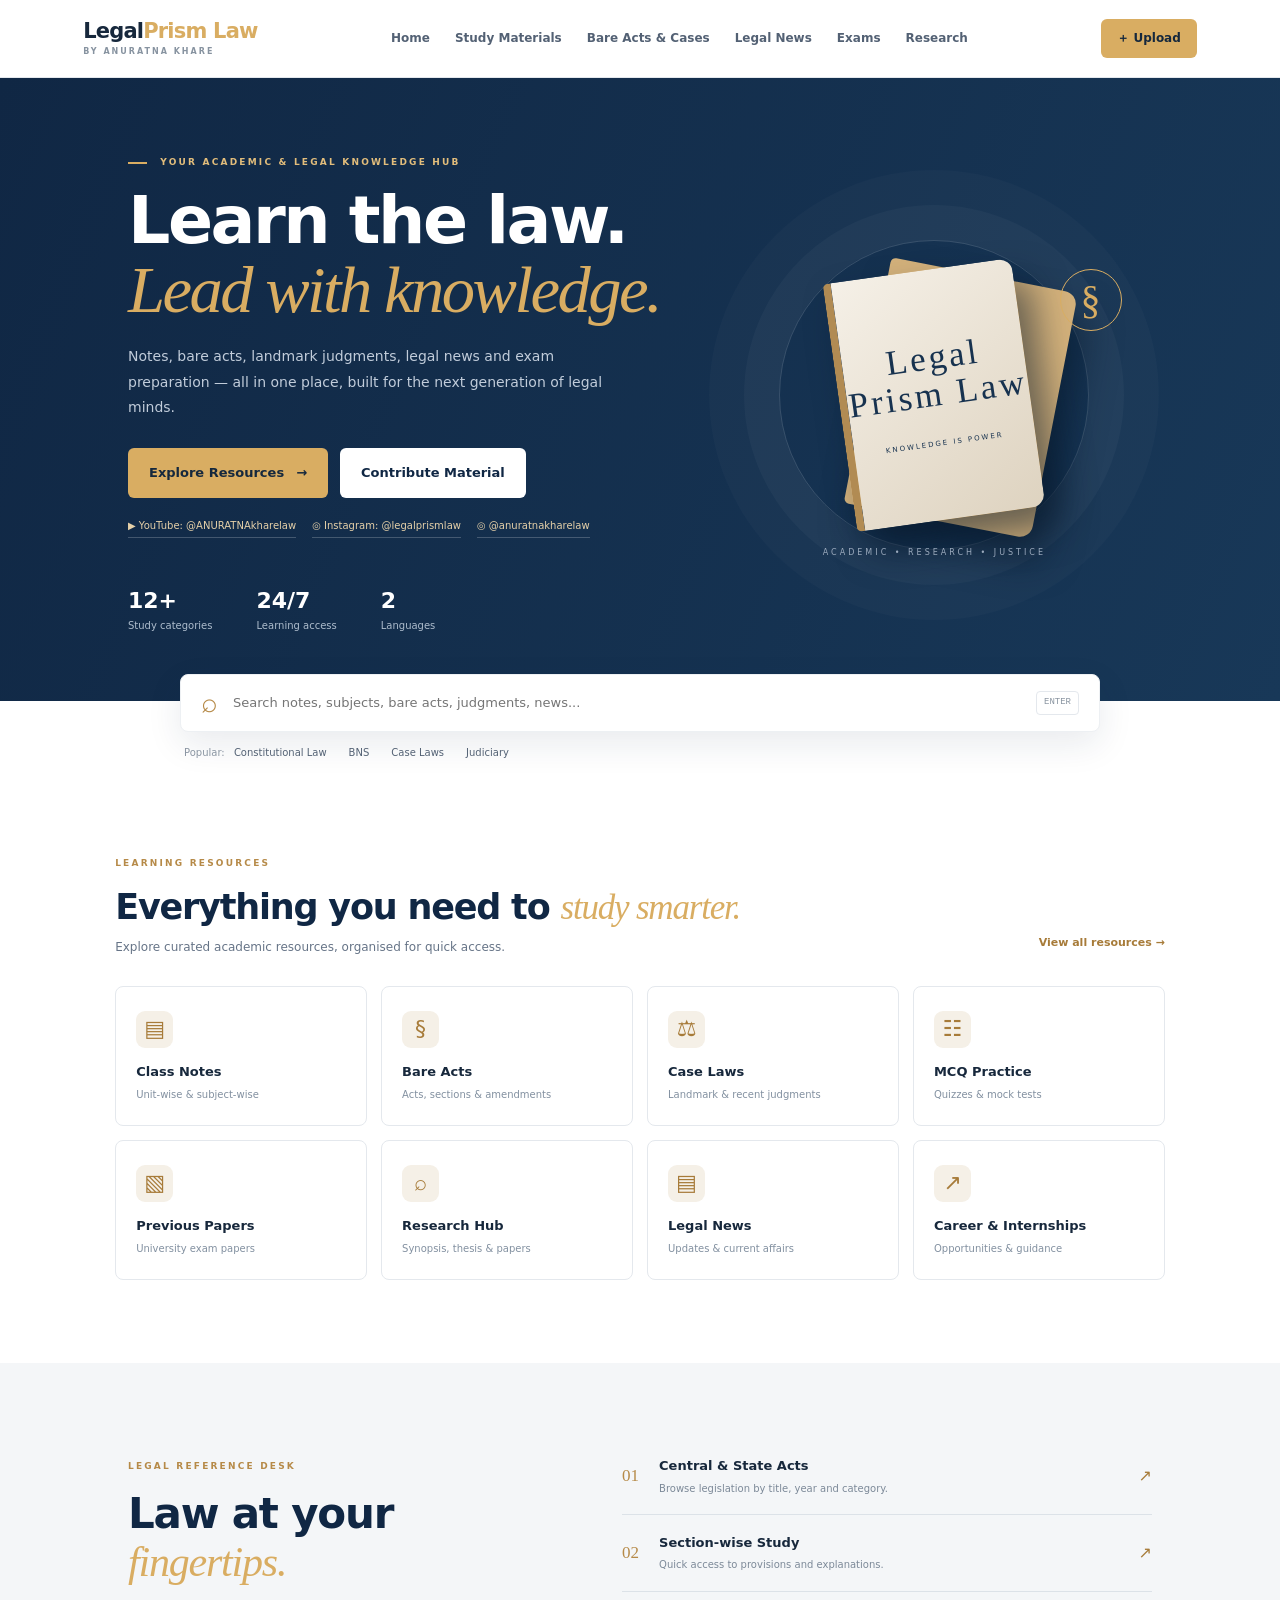
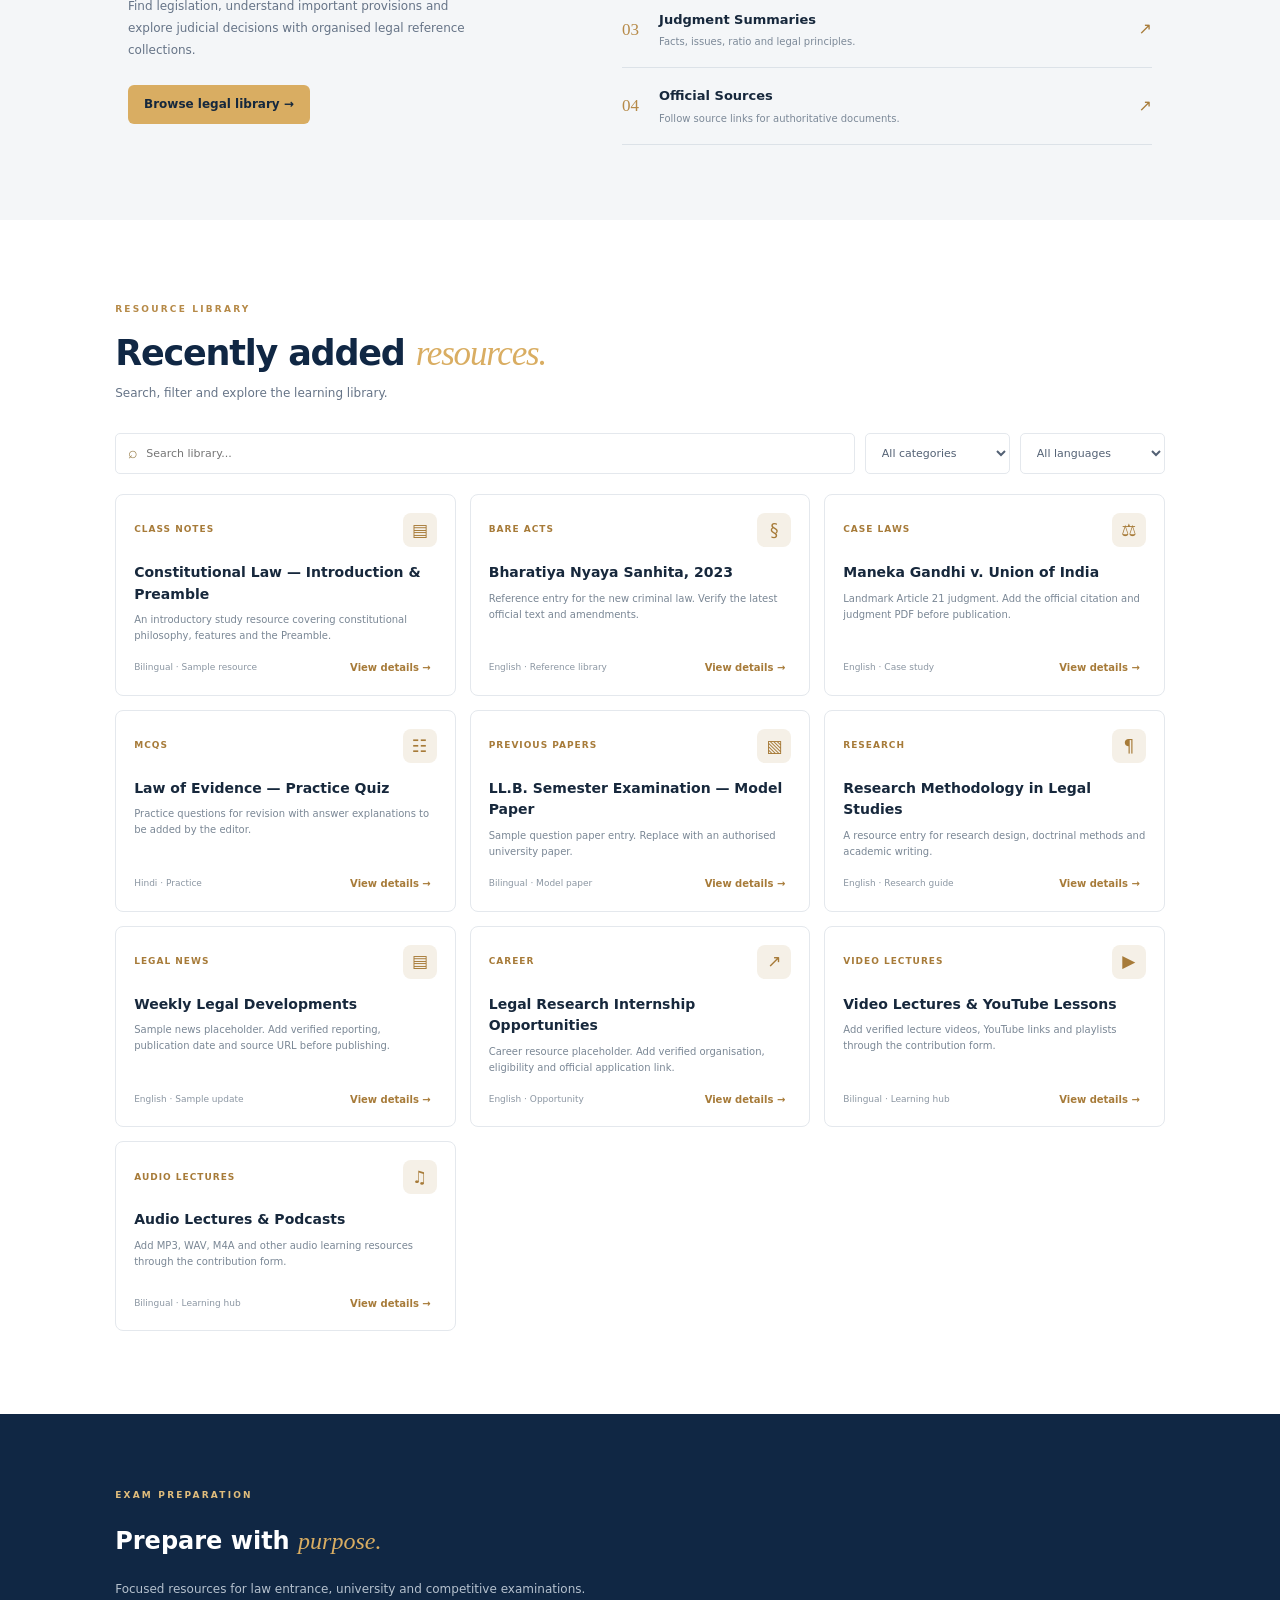
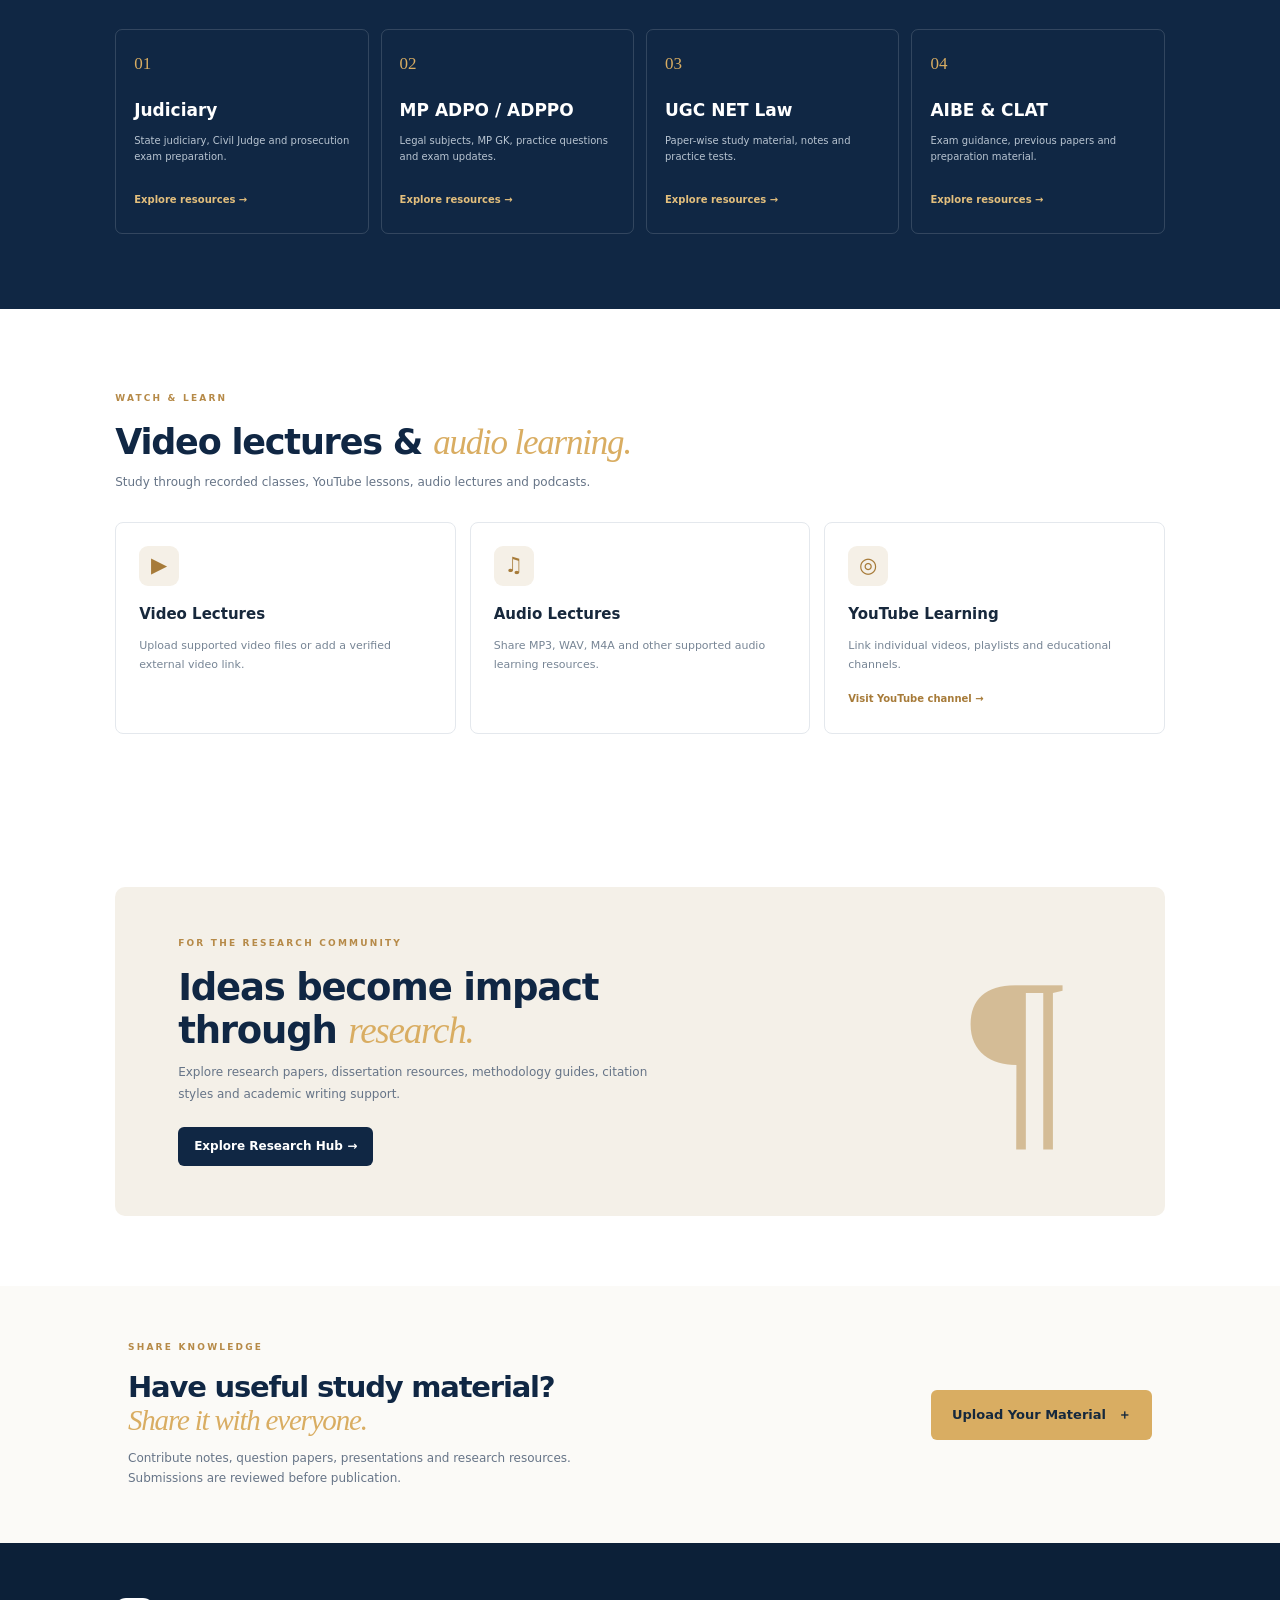
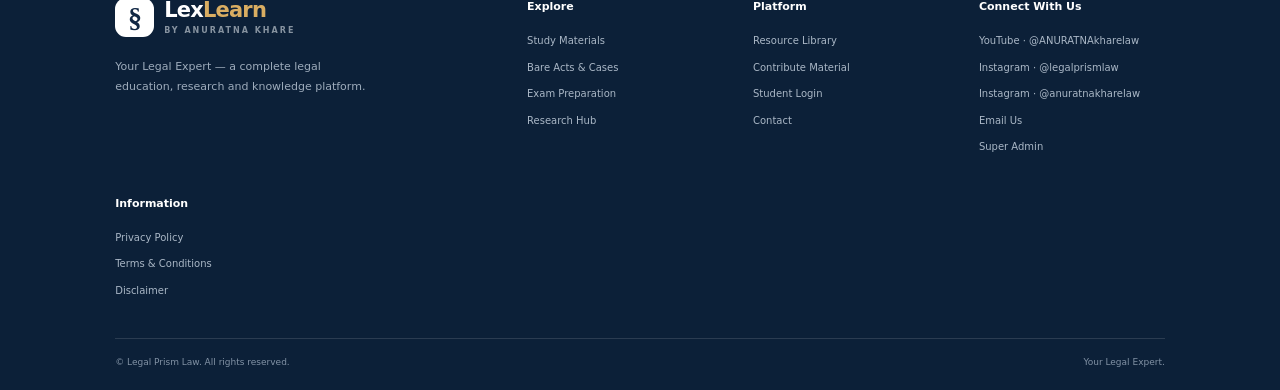
<file: index.html>
<!doctype html>
<html lang="en">
<head>
  <meta charset="utf-8"><meta name="viewport" content="width=device-width, initial-scale=1">
  <meta name="theme-color" content="#102744">
  <meta name="description" content="Legal Prism Law by Anuratna Khare — Your Legal Expert. A learning and legal knowledge portal for law students.">
  <title>Legal Prism Law by Anuratna Khare | Your Legal Expert</title>
  <link rel="stylesheet" href="styles.css">
</head>
<body>
<header class="topbar">
  <a class="brand" href="#"><span>Legal<span class="gold">Prism Law</span><small>BY ANURATNA KHARE</small></span></a>
  <button class="menu-toggle" id="menuToggle" aria-label="Toggle menu">☰</button>
  <nav id="mainNav">
    <a href="#home">Home</a><a href="#resources">Study Materials</a><a href="#legal">Bare Acts & Cases</a>
    <a href="#news">Legal News</a><a href="#exams">Exams</a><a href="#research">Research</a>
  </nav>
  <div class="top-actions"><button class="btn btn-gold" id="uploadTop">＋ Upload</button></div>
</header>

<main>
<section class="hero" id="home">
  <div class="hero-content">
    <div class="eyebrow"><span></span> YOUR ACADEMIC & LEGAL KNOWLEDGE HUB</div>
    <h1>Learn the law.<br><em>Lead with knowledge.</em></h1>
    <p>Notes, bare acts, landmark judgments, legal news and exam preparation — all in one place, built for the next generation of legal minds.</p>
    <div class="hero-buttons"><a class="btn btn-gold btn-large" href="#resources">Explore Resources <b>→</b></a><button class="btn btn-light btn-large" id="heroUpload">Contribute Material</button></div>
    <div class="hero-social">
      <a href="https://www.youtube.com/@ANURATNAkharelaw" target="_blank" rel="noopener">▶ YouTube: @ANURATNAkharelaw</a>
      <a href="https://www.instagram.com/legalprismlaw/" target="_blank" rel="noopener">◎ Instagram: @legalprismlaw</a>
      <a href="https://www.instagram.com/anuratnakharelaw/" target="_blank" rel="noopener">◎ @anuratnakharelaw</a>
    </div>
    <div class="hero-stats"><div><strong>12+</strong><span>Study categories</span></div><div><strong>24/7</strong><span>Learning access</span></div><div><strong>2</strong><span>Languages</span></div></div>
  </div>
  <div class="hero-art" aria-hidden="true"><div class="art-ring"></div><div class="book book-back"></div><div class="book book-front"><span>Legal<br>Prism Law</span><small>KNOWLEDGE IS POWER</small></div><div class="art-seal">§</div><div class="art-caption">ACADEMIC • RESEARCH • JUSTICE</div></div>
</section>

<section class="search-wrap">
  <div class="search-box"><span>⌕</span><input id="globalSearch" type="search" placeholder="Search notes, subjects, bare acts, judgments, news..."><kbd>ENTER</kbd></div>
  <div class="search-hint">Popular: <button data-search="Constitutional Law">Constitutional Law</button><button data-search="BNS">BNS</button><button data-search="Case Laws">Case Laws</button><button data-search="Judiciary">Judiciary</button></div>
</section>

<section class="section" id="resources">
  <div class="section-head"><div><div class="eyebrow">LEARNING RESOURCES</div><h2>Everything you need to <em>study smarter.</em></h2><p>Explore curated academic resources, organised for quick access.</p></div><a class="text-link" href="#allResources">View all resources →</a></div>
  <div class="category-grid" id="categoryGrid">
    <button class="category-card" data-category="Class Notes"><span class="cat-icon">▤</span><b>Class Notes</b><small>Unit-wise & subject-wise</small></button>
    <button class="category-card" data-category="Bare Acts"><span class="cat-icon">§</span><b>Bare Acts</b><small>Acts, sections & amendments</small></button>
    <button class="category-card" data-category="Case Laws"><span class="cat-icon">⚖</span><b>Case Laws</b><small>Landmark & recent judgments</small></button>
    <button class="category-card" data-category="MCQs"><span class="cat-icon">☷</span><b>MCQ Practice</b><small>Quizzes & mock tests</small></button>
    <button class="category-card" data-category="Previous Papers"><span class="cat-icon">▧</span><b>Previous Papers</b><small>University exam papers</small></button>
    <button class="category-card" data-category="Research"><span class="cat-icon">⌕</span><b>Research Hub</b><small>Synopsis, thesis & papers</small></button>
    <button class="category-card" data-category="Legal News"><span class="cat-icon">▤</span><b>Legal News</b><small>Updates & current affairs</small></button>
    <button class="category-card" data-category="Career"><span class="cat-icon">↗</span><b>Career & Internships</b><small>Opportunities & guidance</small></button>
  </div>
</section>

<section class="feature-band" id="legal">
  <div class="feature-copy"><div class="eyebrow">LEGAL REFERENCE DESK</div><h2>Law at your<br><em>fingertips.</em></h2><p>Find legislation, understand important provisions and explore judicial decisions with organised legal reference collections.</p><a class="btn btn-gold" href="#allResources">Browse legal library →</a></div>
  <div class="feature-list">
    <article><span>01</span><div><b>Central & State Acts</b><small>Browse legislation by title, year and category.</small></div><i>↗</i></article>
    <article><span>02</span><div><b>Section-wise Study</b><small>Quick access to provisions and explanations.</small></div><i>↗</i></article>
    <article><span>03</span><div><b>Judgment Summaries</b><small>Facts, issues, ratio and legal principles.</small></div><i>↗</i></article>
    <article><span>04</span><div><b>Official Sources</b><small>Follow source links for authoritative documents.</small></div><i>↗</i></article>
  </div>
</section>

<section class="section" id="allResources">
  <div class="section-head"><div><div class="eyebrow">RESOURCE LIBRARY</div><h2>Recently added <em>resources.</em></h2><p>Search, filter and explore the learning library.</p></div></div>
  <div class="filters"><div class="filter-search">⌕ <input id="resourceSearch" placeholder="Search library..."></div><select id="typeFilter"><option value="">All categories</option><option>Class Notes</option><option>Bare Acts</option><option>Case Laws</option><option>MCQs</option><option>Previous Papers</option><option>Research</option><option>Legal News</option><option>Career</option><option>Video Lectures</option><option>Audio Lectures</option></select><select id="languageFilter"><option value="">All languages</option><option>Hindi</option><option>English</option><option>Bilingual</option></select></div>
  <div class="resource-grid" id="resourceGrid"></div>
  <div class="empty-state hidden" id="emptyState">No resources match your search. Try another keyword or category.</div>
</section>

<section class="exam-section" id="exams">
  <div class="section-head"><div><div class="eyebrow">EXAM PREPARATION</div><h2>Prepare with <em>purpose.</em></h2><p>Focused resources for law entrance, university and competitive examinations.</p></div></div>
  <div class="exam-grid">
    <article><span class="exam-no">01</span><h3>Judiciary</h3><p>State judiciary, Civil Judge and prosecution exam preparation.</p><a href="#allResources">Explore resources →</a></article>
    <article><span class="exam-no">02</span><h3>MP ADPO / ADPPO</h3><p>Legal subjects, MP GK, practice questions and exam updates.</p><a href="#allResources">Explore resources →</a></article>
    <article><span class="exam-no">03</span><h3>UGC NET Law</h3><p>Paper-wise study material, notes and practice tests.</p><a href="#allResources">Explore resources →</a></article>
    <article><span class="exam-no">04</span><h3>AIBE & CLAT</h3><p>Exam guidance, previous papers and preparation material.</p><a href="#allResources">Explore resources →</a></article>
  </div>
</section>

<section class="section video-section" id="videoLectures">
  <div class="section-head"><div><div class="eyebrow">WATCH & LEARN</div><h2>Video lectures & <em>audio learning.</em></h2><p>Study through recorded classes, YouTube lessons, audio lectures and podcasts.</p></div></div>
  <div class="video-grid">
    <article><span class="media-symbol">▶</span><h3>Video Lectures</h3><p>Upload supported video files or add a verified external video link.</p></article>
    <article><span class="media-symbol">♫</span><h3>Audio Lectures</h3><p>Share MP3, WAV, M4A and other supported audio learning resources.</p></article>
    <article><span class="media-symbol">◎</span><h3>YouTube Learning</h3><p>Link individual videos, playlists and educational channels.</p><a href="https://www.youtube.com/@ANURATNAkharelaw" target="_blank" rel="noopener">Visit YouTube channel →</a></article>
  </div>
</section>

<section class="section research-section" id="research">
  <div class="research-card"><div><div class="eyebrow">FOR THE RESEARCH COMMUNITY</div><h2>Ideas become impact<br>through <em>research.</em></h2><p>Explore research papers, dissertation resources, methodology guides, citation styles and academic writing support.</p><a class="btn btn-dark" href="#allResources">Explore Research Hub →</a></div><div class="research-symbol">¶</div></div>
</section>

<section class="contribute">
  <div><div class="eyebrow">SHARE KNOWLEDGE</div><h2>Have useful study material?<br><em>Share it with everyone.</em></h2><p>Contribute notes, question papers, presentations and research resources. Submissions are reviewed before publication.</p></div>
  <button class="btn btn-gold btn-large" id="contributeBtn">Upload Your Material <b>＋</b></button>
</section>
</main>

<footer id="news">
  <div class="footer-main"><div class="footer-brand"><a class="brand brand-light" href="#"><span class="brand-mark">§</span><span>Lex<span class="gold">Learn</span><small>BY ANURATNA KHARE</small></span></a><p>Your Legal Expert — a complete legal education, research and knowledge platform.</p></div>
  <div><b>Explore</b><a href="#resources">Study Materials</a><a href="#legal">Bare Acts & Cases</a><a href="#exams">Exam Preparation</a><a href="#research">Research Hub</a></div>
  <div><b>Platform</b><a href="#allResources">Resource Library</a><a href="#" id="footerUpload">Contribute Material</a><a href="#" id="footerLogin">Student Login</a><a href="mailto:hello@example.com">Contact</a></div>
  <div><b>Connect With Us</b><a href="https://www.youtube.com/@ANURATNAkharelaw" target="_blank" rel="noopener">YouTube · @ANURATNAkharelaw</a><a href="https://www.instagram.com/legalprismlaw/" target="_blank" rel="noopener">Instagram · @legalprismlaw</a><a href="https://www.instagram.com/anuratnakharelaw/" target="_blank" rel="noopener">Instagram · @anuratnakharelaw</a><a href="mailto:hello@example.com">Email Us</a><a href="admin.html">Super Admin</a></div><div><b>Information</b><a href="privacy.html">Privacy Policy</a><a href="terms.html">Terms & Conditions</a><a href="disclaimer.html">Disclaimer</a></div></div>
  <div class="footer-bottom"><span>© <span id="year"></span> Legal Prism Law. All rights reserved.</span><span>Your Legal Expert.</span></div>
</footer>

<div class="modal-backdrop hidden" id="uploadModal">
  <div class="modal"><button class="modal-close" data-close>×</button><div class="eyebrow">CONTRIBUTE TO THE LIBRARY</div><h2>Upload study material</h2><p class="modal-intro">Submit academic material for review. Approved items can be published by the portal administrator.</p>
    <form id="uploadForm">
      <label>Material title<input required name="title" placeholder="e.g. Constitutional Law — Unit 1 Notes"></label>
      <div class="form-row"><label>Category<select name="category" required><option>Class Notes</option><option>Bare Acts</option><option>Case Laws</option><option>MCQs</option><option>Previous Papers</option><option>Research</option><option>Legal News</option><option>Career</option><option>Video Lectures</option><option>Audio Lectures</option></select></label><label>Language<select name="language"><option>Hindi</option><option>English</option><option>Bilingual</option></select></label></div>
      <label>Subject / Topic<input name="subject" placeholder="e.g. Constitutional Law"></label>
      <label>Description<textarea name="description" rows="3" placeholder="Briefly describe the material"></textarea></label>
      <label>Attach document / image / audio / video file
        <input type="file" name="file" accept=".pdf,.doc,.docx,.ppt,.pptx,.xls,.xlsx,.jpg,.jpeg,.png,.gif,.webp,.mp3,.wav,.ogg,.oga,.m4a,.aac,.flac,.wma,.aiff,.aif,.mp4,.m4v,.mov,.webm,.ogv,.avi,.mkv,.wmv,.3gp,.mpeg,.mpg">
      </label>
      <label>Video / Audio lecture type
        <select name="mediaType"><option>Study document</option><option>Video lecture file</option><option>Audio lecture / Podcast</option><option>Presentation</option><option>Image / Infographic</option></select>
      </label>
      <label>YouTube video / playlist / channel link (optional)
        <input type="url" name="youtubeUrl" placeholder="https://www.youtube.com/watch?v=...">
      </label>
      <label>Other video / audio source link (optional)
        <input type="url" name="mediaUrl" placeholder="Paste a publicly accessible media link">
      </label>
      <label class="check"><input type="checkbox" required> I confirm that I have the right to share this material and it does not violate copyright.</label>
      <button class="btn btn-gold btn-full" type="submit">Submit for review →</button>
      <small class="form-note">Demo mode: submission details are saved in this browser only. Connect a secure backend/storage service for public uploads.</small>
    </form>
  </div>
</div>

<div class="modal-backdrop hidden" id="loginModal"><div class="modal small-modal"><button class="modal-close" data-close>×</button><div class="eyebrow">STUDENT ACCESS</div><h2>Welcome back</h2><p class="modal-intro">This starter website uses a local demo sign-in only.</p><form id="loginForm"><label>Email<input type="email" required placeholder="student@example.com"></label><label>Password<input type="password" required minlength="4" placeholder="Enter any 4+ characters"></label><button class="btn btn-gold btn-full">Continue</button><small class="form-note">Demo sign-in does not create a secure account. Configure real authentication before launch.</small></form></div></div>
<div class="toast" id="toast" role="status"></div>
<script src="app.js"></script>
</body></html>
</file>
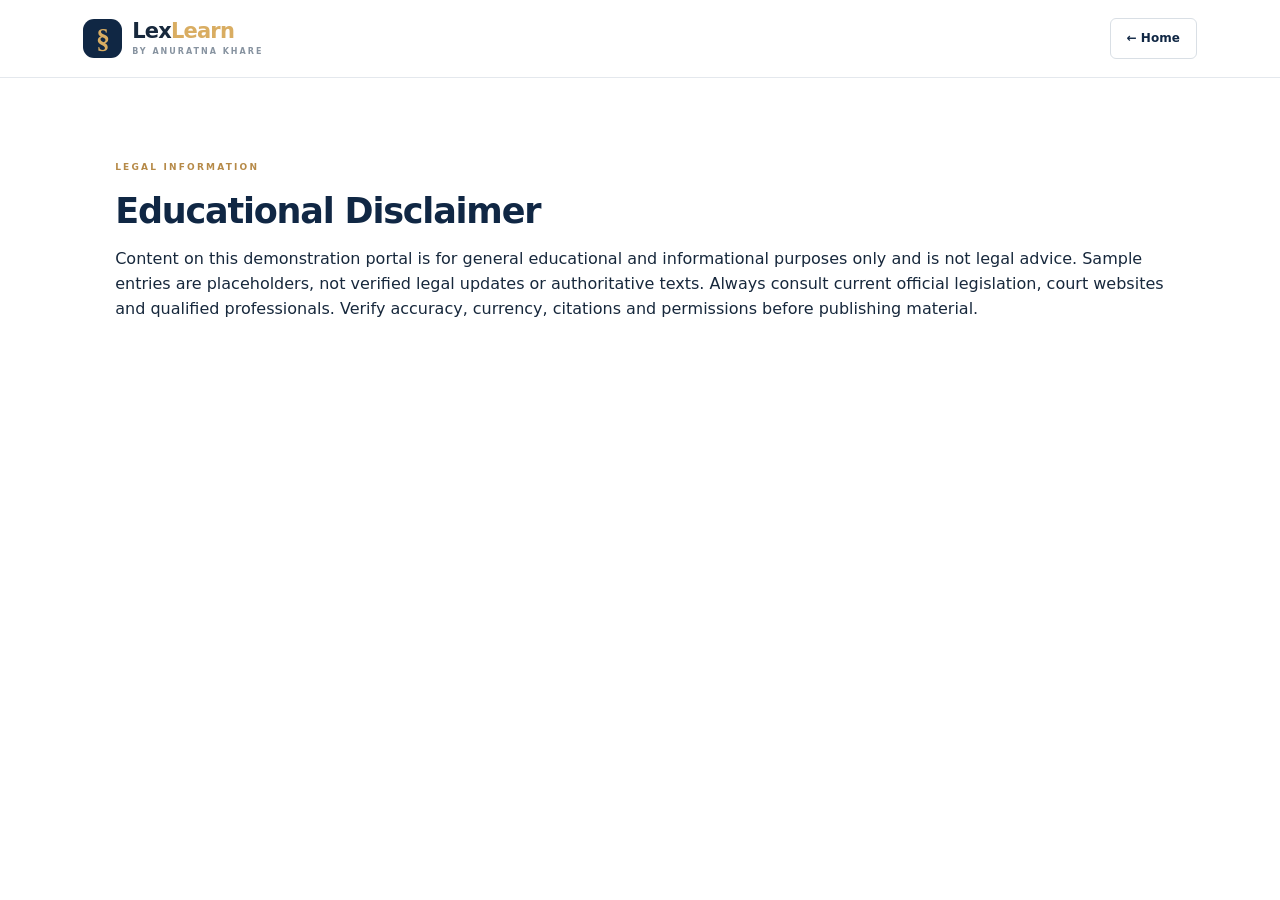
<file: disclaimer.html>
<!doctype html><html lang="en"><head><meta charset="utf-8"><meta name="viewport" content="width=device-width,initial-scale=1"><title>Disclaimer — Legal Prism Law</title><link rel="stylesheet" href="styles.css"></head><body><header class="topbar"><a class="brand" href="index.html"><span class="brand-mark">§</span><span>Lex<span class="gold">Learn</span><small>BY ANURATNA KHARE</small></span></a><a class="btn btn-outline" href="index.html">← Home</a></header><main class="section"><div class="eyebrow">LEGAL INFORMATION</div><h2>Educational Disclaimer</h2><p>Content on this demonstration portal is for general educational and informational purposes only and is not legal advice. Sample entries are placeholders, not verified legal updates or authoritative texts. Always consult current official legislation, court websites and qualified professionals. Verify accuracy, currency, citations and permissions before publishing material.</p></main></body></html>
</file>
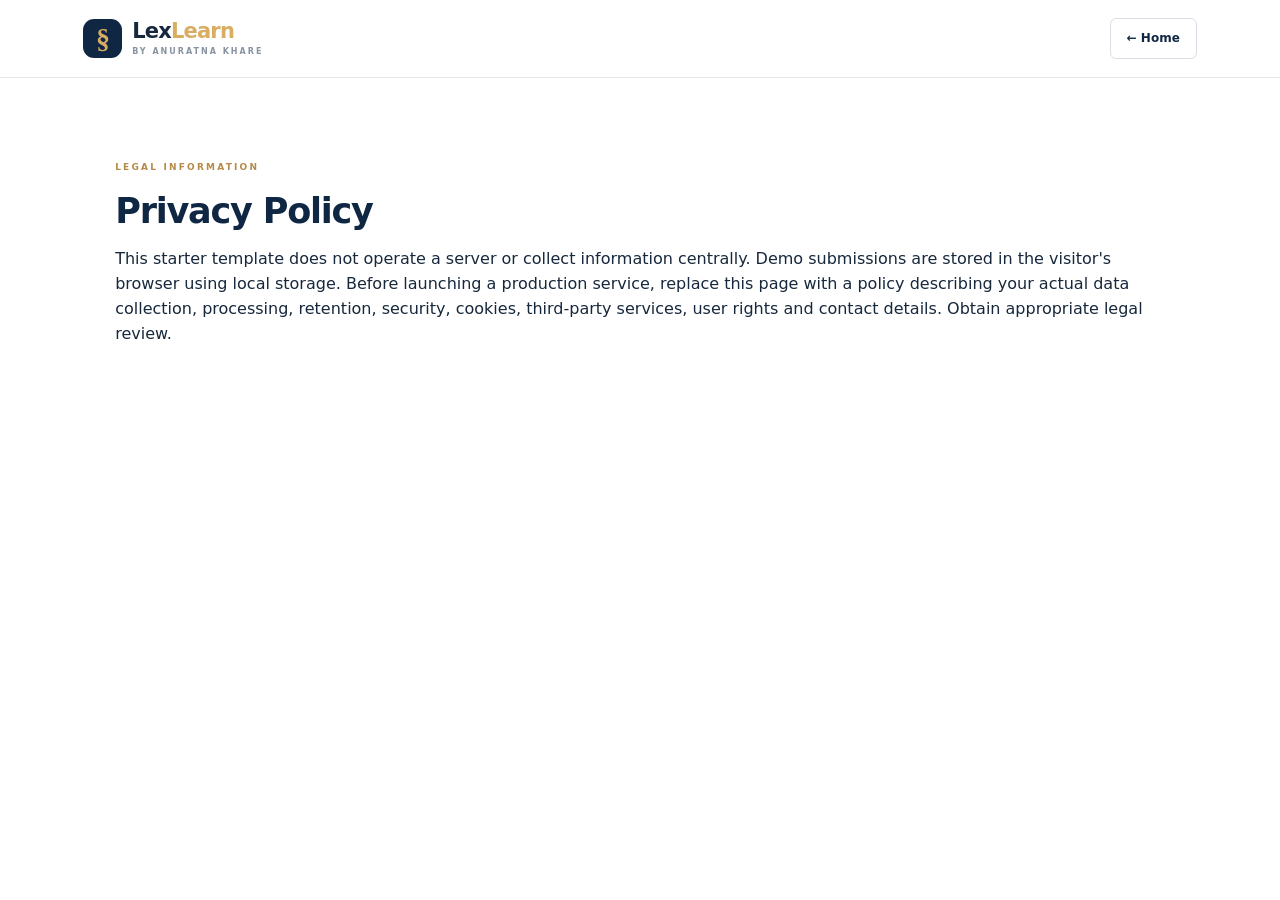
<file: privacy.html>
<!doctype html><html lang="en"><head><meta charset="utf-8"><meta name="viewport" content="width=device-width,initial-scale=1"><title>Privacy Policy — Legal Prism Law</title><link rel="stylesheet" href="styles.css"></head><body><header class="topbar"><a class="brand" href="index.html"><span class="brand-mark">§</span><span>Lex<span class="gold">Learn</span><small>BY ANURATNA KHARE</small></span></a><a class="btn btn-outline" href="index.html">← Home</a></header><main class="section"><div class="eyebrow">LEGAL INFORMATION</div><h2>Privacy Policy</h2><p>This starter template does not operate a server or collect information centrally. Demo submissions are stored in the visitor's browser using local storage. Before launching a production service, replace this page with a policy describing your actual data collection, processing, retention, security, cookies, third-party services, user rights and contact details. Obtain appropriate legal review.</p></main></body></html>
</file>
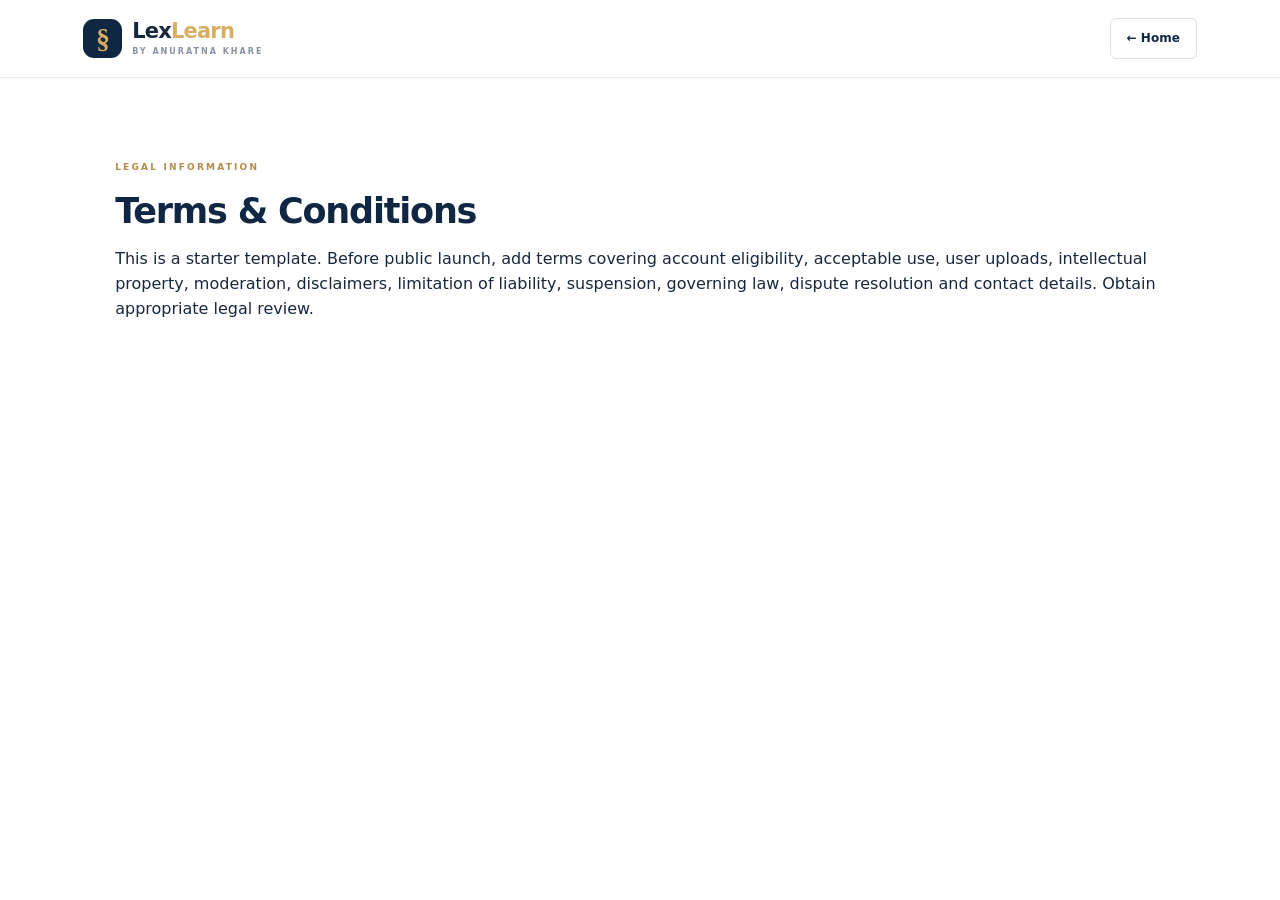
<file: terms.html>
<!doctype html><html lang="en"><head><meta charset="utf-8"><meta name="viewport" content="width=device-width,initial-scale=1"><title>Terms — Legal Prism Law</title><link rel="stylesheet" href="styles.css"></head><body><header class="topbar"><a class="brand" href="index.html"><span class="brand-mark">§</span><span>Lex<span class="gold">Learn</span><small>BY ANURATNA KHARE</small></span></a><a class="btn btn-outline" href="index.html">← Home</a></header><main class="section"><div class="eyebrow">LEGAL INFORMATION</div><h2>Terms & Conditions</h2><p>This is a starter template. Before public launch, add terms covering account eligibility, acceptable use, user uploads, intellectual property, moderation, disclaimers, limitation of liability, suspension, governing law, dispute resolution and contact details. Obtain appropriate legal review.</p></main></body></html>
</file>
<file: styles.css>
:root{--navy:#102744;--navy2:#183858;--gold:#d9ad62;--ink:#17283c;--muted:#667487;--paper:#f7f8fa;--line:#e4e8ed;--white:#fff}*{box-sizing:border-box}html{scroll-behavior:smooth}body{margin:0;font-family:Inter,ui-sans-serif,system-ui,-apple-system,"Segoe UI",sans-serif;color:var(--ink);background:#fff;line-height:1.55}a{color:inherit;text-decoration:none}button,input,select,textarea{font:inherit}.topbar{height:78px;padding:0 6.5%;display:flex;align-items:center;justify-content:space-between;border-bottom:1px solid var(--line);background:#fff;position:sticky;top:0;z-index:10}.brand{display:flex;align-items:center;gap:10px;font-weight:800;font-size:21px;letter-spacing:-.8px;line-height:1}.brand small{display:block;font-size:8px;letter-spacing:2px;color:#8793a0;margin-top:6px;font-weight:700}.brand-mark{width:39px;height:39px;border-radius:11px;background:var(--navy);color:var(--gold);display:grid;place-items:center;font-family:Georgia,serif;font-size:28px}.gold{color:var(--gold)}nav{display:flex;gap:25px}nav a{font-size:12px;color:#536174;font-weight:650}nav a:hover,.text-link:hover{color:#b78638}.top-actions{display:flex;gap:9px}.btn{border:0;border-radius:6px;padding:10px 16px;font-weight:700;font-size:12px;cursor:pointer;display:inline-flex;align-items:center;justify-content:center;gap:12px;transition:.2s}.btn:hover{transform:translateY(-1px);filter:brightness(.97)}.btn-gold{background:var(--gold);color:#15283d}.btn-outline{background:#fff;border:1px solid #d9dfe5;color:var(--navy)}.btn-light{background:#fff;color:var(--navy)}.btn-dark{background:var(--navy);color:#fff}.btn-large{padding:15px 21px;font-size:13px}.btn-full{width:100%;padding:13px}.menu-toggle{display:none;background:none;border:0;font-size:24px;color:var(--navy)}.hero{background:linear-gradient(112deg,#102744 0%,#183858 100%);color:#fff;min-height:510px;padding:78px 10% 68px;display:grid;grid-template-columns:1.15fr .85fr;align-items:center;overflow:hidden}.hero-content{max-width:600px}.eyebrow{font-size:9px;letter-spacing:2.2px;font-weight:800;color:#b68a48;margin-bottom:16px}.hero .eyebrow{color:#e2bd7b}.hero .eyebrow span{display:inline-block;width:19px;height:2px;background:var(--gold);vertical-align:middle;margin-right:8px}.hero h1{font-size:clamp(42px,5.2vw,67px);line-height:1.04;letter-spacing:-2.5px;margin:0 0 20px;font-weight:780}.hero h1 em,h2 em{font-family:Georgia,serif;color:var(--gold);font-weight:500}.hero-content>p{color:#c1ccda;max-width:510px;font-size:14px;line-height:1.8}.hero-buttons{display:flex;gap:12px;margin-top:28px}.hero-stats{display:flex;gap:44px;margin-top:46px}.hero-stats div{display:flex;flex-direction:column}.hero-stats strong{font-size:22px;color:#fff}.hero-stats span{font-size:10px;color:#aebdcd}.hero-art{height:340px;position:relative;display:grid;place-items:center}.art-ring{position:absolute;width:310px;height:310px;border:1px solid #ffffff27;border-radius:50%;box-shadow:0 0 0 35px #ffffff08,0 0 0 70px #ffffff05}.book{position:absolute;width:190px;height:250px;border-radius:5px 13px 13px 5px;box-shadow:15px 22px 35px #07182c88}.book-back{background:#d3b17b;transform:rotate(11deg) translate(27px,-2px)}.book-front{background:linear-gradient(145deg,#f5f0e7,#ded3c0);transform:rotate(-8deg);color:#17324f;display:flex;flex-direction:column;align-items:center;justify-content:center;border-left:8px solid #b18b53}.book-front span{font-family:Georgia,serif;font-size:35px;line-height:1.05;text-align:center;letter-spacing:3px}.book-front small{font-size:7px;letter-spacing:2px;margin-top:25px}.art-seal{position:absolute;right:7%;top:13%;width:62px;height:62px;border:1px solid var(--gold);border-radius:50%;display:grid;place-items:center;color:var(--gold);font:40px Georgia}.art-caption{position:absolute;bottom:5px;font-size:8px;letter-spacing:3px;color:#9baabd}.search-wrap{max-width:960px;margin:-27px auto 0;position:relative;padding:0 20px}.search-box{height:58px;background:#fff;border-radius:8px;box-shadow:0 12px 35px #142b4918;display:flex;align-items:center;padding:0 20px;gap:13px;border:1px solid #edf0f3}.search-box>span{font-size:28px;color:#b68a48}.search-box input{border:0;outline:0;flex:1;font-size:13px;color:var(--ink)}kbd{font-size:9px;border:1px solid var(--line);padding:4px 7px;border-radius:4px;color:#8994a0}.search-hint{padding:12px 4px;font-size:10px;color:#8a95a2}.search-hint button{border:0;background:none;color:#536174;font-size:10px;cursor:pointer;margin-right:10px}.section{padding:83px 9%}.section-head{display:flex;align-items:end;justify-content:space-between;margin-bottom:30px}.section h2,.feature-copy h2,.research-card h2,.contribute h2{font-size:35px;line-height:1.15;letter-spacing:-1.2px;margin:0 0 10px;color:var(--navy)}.section-head p,.feature-copy p,.research-card p,.contribute p{color:var(--muted);font-size:12px;margin:0}.text-link{font-size:11px;font-weight:750;color:#a77b39;padding-bottom:5px}.category-grid{display:grid;grid-template-columns:repeat(4,1fr);gap:14px}.category-card{background:#fff;border:1px solid var(--line);border-radius:8px;text-align:left;padding:20px;min-height:140px;cursor:pointer;transition:.2s;color:var(--ink)}.category-card:hover{border-color:#d8b16f;box-shadow:0 12px 28px #1027440c;transform:translateY(-3px)}.cat-icon{width:37px;height:37px;border-radius:9px;background:#f5f0e7;color:#a77b39;display:grid;place-items:center;font-size:22px;margin-bottom:14px}.category-card b{display:block;font-size:13px}.category-card small{display:block;color:#8290a0;font-size:10px;margin-top:5px}.feature-band{background:#f4f6f8;padding:75px 10%;display:grid;grid-template-columns:.85fr 1.15fr;gap:10%;align-items:center}.feature-copy h2{font-size:42px}.feature-copy p{max-width:340px;line-height:1.8;margin-bottom:24px}.feature-list article{display:flex;align-items:center;gap:20px;padding:18px 0;border-bottom:1px solid #dce2e8}.feature-list article>span{font:17px Georgia;color:#b68a48}.feature-list article div{flex:1}.feature-list b{display:block;font-size:13px}.feature-list small{display:block;color:#7c8998;font-size:10px;margin-top:4px}.feature-list i{font-style:normal;color:#a77b39}.filters{display:flex;gap:10px;margin-bottom:20px}.filter-search{display:flex;align-items:center;gap:8px;border:1px solid var(--line);border-radius:5px;padding:0 12px;flex:1;color:#9b814f}.filter-search input{border:0;outline:0;padding:11px 0;width:100%;font-size:11px}.filters select{border:1px solid var(--line);border-radius:5px;padding:0 12px;background:#fff;color:#536174;font-size:11px;min-width:145px}.resource-grid{display:grid;grid-template-columns:repeat(3,1fr);gap:14px}.resource-card{border:1px solid var(--line);border-radius:8px;padding:18px;display:flex;flex-direction:column;min-height:190px}.resource-top{display:flex;justify-content:space-between;align-items:center;margin-bottom:15px}.resource-type{font-size:9px;letter-spacing:1px;font-weight:800;color:#a77b39;text-transform:uppercase}.file-icon{background:#f5f0e7;color:#a77b39;border-radius:8px;width:34px;height:34px;display:grid;place-items:center;font-size:17px}.resource-card h3{font-size:14px;margin:0 0 7px}.resource-card p{font-size:10px;color:#7a8795;margin:0 0 15px;line-height:1.6}.resource-meta{display:flex;justify-content:space-between;align-items:center;margin-top:auto;color:#8b96a2;font-size:9px}.resource-meta button{border:0;background:none;color:#a77b39;font-size:10px;font-weight:800;cursor:pointer}.empty-state{text-align:center;color:#7d8996;padding:35px;font-size:13px}.hidden{display:none!important}.exam-section{background:var(--navy);padding:75px 9%;color:#fff}.exam-section .section-head h2{color:#fff}.exam-section .section-head p{color:#b5c1ce}.exam-section .eyebrow{color:#e1bd7c}.exam-grid{display:grid;grid-template-columns:repeat(4,1fr);gap:12px}.exam-grid article{border:1px solid #ffffff25;border-radius:7px;padding:22px 18px;min-height:190px}.exam-no{color:var(--gold);font:17px Georgia}.exam-grid h3{font-size:17px;margin:20px 0 7px}.exam-grid p{color:#b8c4d1;font-size:10px;min-height:43px}.exam-grid a{color:#e3bf7d;font-size:10px;font-weight:700}.research-section{padding-top:70px;padding-bottom:70px}.research-card{background:#f4f0e8;border-radius:10px;padding:50px 6%;display:flex;justify-content:space-between;align-items:center;overflow:hidden}.research-card h2{font-size:37px}.research-card p{max-width:490px;line-height:1.8;margin-bottom:22px}.research-symbol{font:210px Georgia;color:#d4bc96;line-height:.8;padding:0 4%}.contribute{padding:55px 10%;background:#fbfaf7;display:flex;justify-content:space-between;align-items:center;gap:20px}.contribute h2{font-size:29px}.contribute p{max-width:520px;line-height:1.7}footer{background:#0c2038;color:#fff;padding:55px 9% 20px}.footer-main{display:grid;grid-template-columns:2fr 1fr 1fr 1fr;gap:40px;padding-bottom:40px}.brand-light{color:#fff}.brand-light .brand-mark{background:#fff;color:var(--navy)}.footer-brand p{color:#9eacbc;font-size:11px;max-width:260px;line-height:1.8;margin-top:20px}.footer-main>div:not(:first-child){display:flex;flex-direction:column;gap:11px}.footer-main>div>b{font-size:11px;margin-bottom:7px}.footer-main>div>a:not(.brand){font-size:10px;color:#aab7c6}.footer-main>div>a:hover{color:var(--gold)}.footer-bottom{border-top:1px solid #ffffff20;padding-top:17px;display:flex;justify-content:space-between;color:#8292a5;font-size:9px}.modal-backdrop{position:fixed;inset:0;background:#08182bd9;z-index:30;display:grid;place-items:center;padding:18px;overflow:auto}.modal{background:#fff;border-radius:10px;width:min(560px,100%);padding:30px;position:relative;max-height:94vh;overflow:auto}.small-modal{width:min(420px,100%)}.modal-close{position:absolute;right:17px;top:12px;border:0;background:none;font-size:27px;color:#718092;cursor:pointer}.modal h2{font-size:27px;color:var(--navy);margin:0 0 5px}.modal-intro{font-size:11px;color:#778595;margin:0 0 20px}.modal form{display:grid;gap:13px}.modal label{display:grid;gap:6px;font-size:10px;font-weight:750;color:#47586b}.modal input,.modal select,.modal textarea{width:100%;border:1px solid #dfe4e9;border-radius:5px;padding:10px;font-size:11px;outline-color:#d5ad6c;background:#fff}.form-row{display:grid;grid-template-columns:1fr 1fr;gap:12px}.modal .check{display:flex;align-items:flex-start;gap:8px;font-weight:500;line-height:1.5}.modal .check input{width:auto;margin-top:2px}.form-note{font-size:9px;color:#8793a0;line-height:1.5}.toast{position:fixed;bottom:24px;left:50%;transform:translate(-50%,20px);background:#122c49;color:#fff;padding:12px 18px;border-radius:6px;font-size:11px;opacity:0;pointer-events:none;transition:.25s;z-index:50;box-shadow:0 8px 30px #0002}.toast.show{opacity:1;transform:translate(-50%,0)}@media(max-width:1000px){nav{gap:13px}.hero{padding-left:7%;padding-right:7%}.section,.exam-section{padding-left:7%;padding-right:7%}.category-grid{grid-template-columns:repeat(4,1fr)}.feature-band{padding-left:7%;padding-right:7%}}@media(max-width:760px){.topbar{height:68px;padding:0 5%}.menu-toggle{display:block;margin-left:auto;margin-right:12px}nav{display:none;position:absolute;top:68px;left:0;right:0;background:#fff;padding:18px 6%;box-shadow:0 12px 20px #10274415;flex-direction:column;gap:16px}nav.open{display:flex}.top-actions .btn-outline{display:none}.top-actions .btn{padding:9px 11px}.brand{font-size:18px}.brand-mark{width:34px;height:34px}.hero{grid-template-columns:1fr;padding:60px 7% 35px;min-height:0}.hero-art{height:260px;margin-top:20px}.book{transform:scale(.8)}.book-back{transform:rotate(11deg) translate(20px,-2px) scale(.8)}.book-front{transform:rotate(-8deg) scale(.8)}.art-ring{width:240px;height:240px}.art-seal{right:8%;top:3%}.hero-stats{gap:25px;margin-top:30px}.section{padding:60px 6%}.section-head{align-items:flex-start;gap:15px;flex-direction:column}.section h2,.feature-copy h2{font-size:30px}.category-grid{grid-template-columns:repeat(2,1fr);gap:10px}.category-card{padding:15px;min-height:130px}.feature-band{grid-template-columns:1fr;padding:55px 7%;gap:30px}.resource-grid{grid-template-columns:1fr 1fr}.filters{flex-wrap:wrap}.filter-search{flex-basis:100%}.filters select{flex:1;min-height:39px}.exam-section{padding:55px 6%}.exam-grid{grid-template-columns:1fr 1fr}.research-card{padding:35px 7%}.research-symbol{font-size:130px}.contribute{padding:45px 7%;align-items:flex-start;flex-direction:column}.footer-main{grid-template-columns:1fr 1fr;gap:30px}.footer-brand{grid-column:1/-1}.footer-bottom{gap:12px;flex-direction:column}}@media(max-width:440px){.resource-grid{grid-template-columns:1fr}.hero h1{font-size:43px}.hero-buttons{flex-direction:column;align-items:stretch}.hero-buttons .btn{width:100%}.exam-grid{grid-template-columns:1fr}.research-symbol{display:none}.form-row{grid-template-columns:1fr}.search-hint{white-space:nowrap;overflow:auto}.footer-main{gap:25px}.footer-main>div:not(:first-child){gap:9px}}

.hero-social{display:flex;flex-wrap:wrap;gap:8px 16px;margin-top:20px}
.hero-social a{font-size:10px;color:#e6d1a9;border-bottom:1px solid #ffffff35;padding-bottom:3px}
.video-section{background:#fff}
.video-grid{display:grid;grid-template-columns:repeat(3,1fr);gap:14px}
.video-grid article{border:1px solid var(--line);border-radius:8px;padding:23px;min-height:180px}
.media-symbol{display:grid;place-items:center;width:40px;height:40px;background:#f5f0e7;color:#a77b39;border-radius:9px;font-size:21px}
.video-grid h3{font-size:15px;margin:17px 0 6px}
.video-grid p{font-size:11px;color:#778595;line-height:1.7}
.video-grid a{font-size:10px;font-weight:800;color:#a77b39}
@media(max-width:760px){.video-grid{grid-template-columns:1fr}}
</file>
